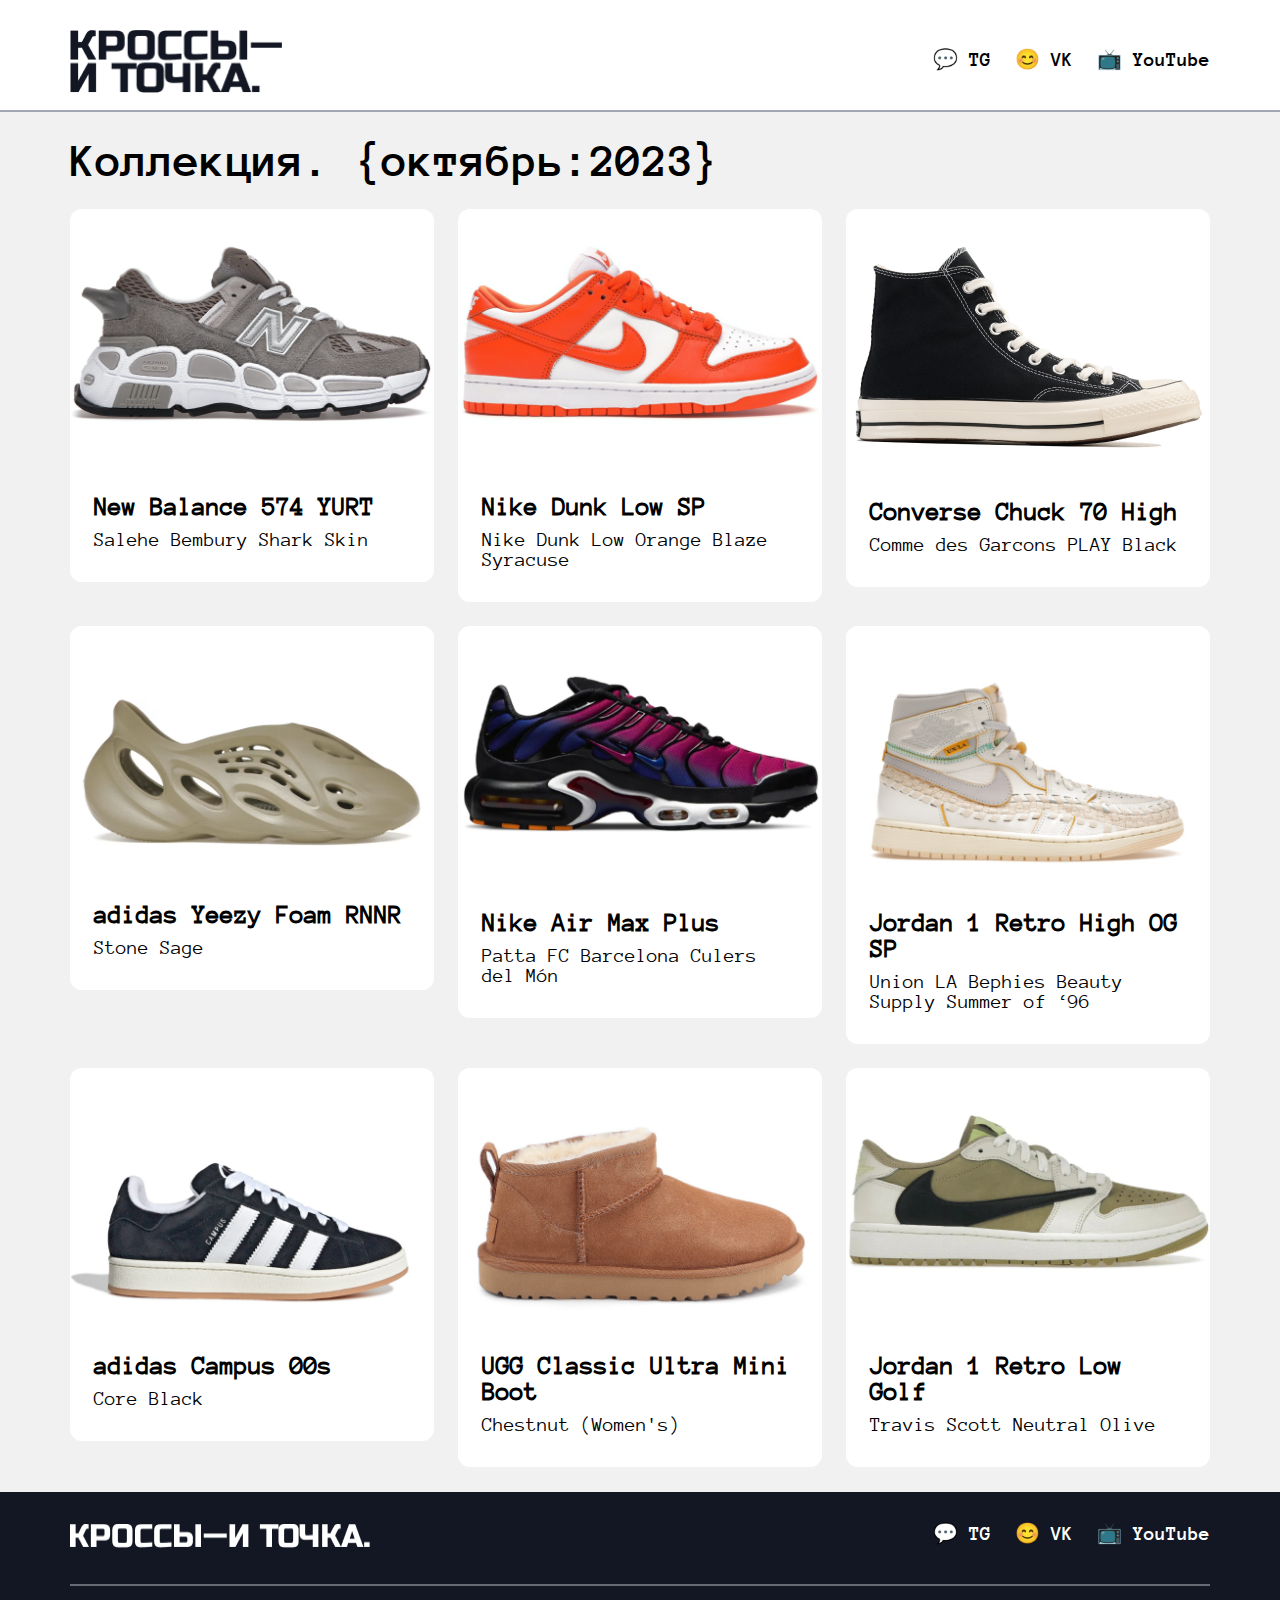
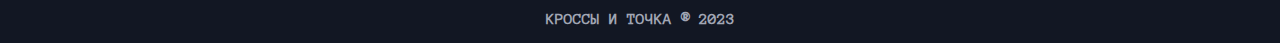
<file: index.html>
<!DOCTYPE html>
<html lang="ru">
<head>
    <meta charset="UTF-8">
    <meta name="viewport" content="width=device-width, initial-scale=1.0">
    <title>Кроссы — и точка.</title>
    <link rel="stylesheet" href="./style.css"/>
</head>
<body>
    <header class="header">
        <div class="header__container">
            <a href="#"><img src="./images/header-logo.png" alt="Кроссы - и точка." class="header__logo"></a>
            <nav>
                <ul class="header__nav">
                    <li><a href="#" class="header__link">💬 TG</a></li>
                    <li><a href="#" class="header__link">😊 VK</a></li>
                    <li><a href="#" class="header__link">📺 YouTube</a></li>
                </ul>
            </nav>
        </div>
    </header>
    <hr class="header__line"/>
    <main class="main">
        <div class="main__container">
            <h2>Коллекция. {октябрь:2023}</h2>
            <div class="content__cards">
                <a href="./new-balance-yurt.html">
                    <div class="card">
                    <img src="./images/image1.png" class="card__img">
                    <div class="description">
                        <h3>New Balance 574 YURT</h3>
                        <p>Salehe Bembury Shark Skin</p>
                    </div>
                </div>
                </a>
                <a href="./nike-dunk-low.html">
                    <div class="card">
                        <img src="./images/image2.png" class="card__img">
                        <div class="description">
                            <h3>Nike Dunk Low SP</h3>
                            <p>Nike Dunk Low Orange Blaze Syracuse</p>
                        </div>
                    </div>
                </a>
                <a href="./converse-chuck-high.html">
                    <div class="card">
                        <img src="./images/image3.png" class="card__img">
                        <div class="description">
                            <h3>Converse Chuck 70 High</h3>
                            <p>Comme des Garcons PLAY Black</p>
                        </div>
                    </div>
                </a>
                <div class="card">
                    <img src="./images/image4.png" class="card__img">
                    <div class="description">
                        <h3>adidas Yeezy Foam RNNR</h3>
                        <p>Stone Sage</p>
                    </div>
                </div>
                <div class="card">
                    <img src="./images/image5.png" class="card__img">
                    <div class="description">
                        <h3>Nike Air Max Plus</h3>
                        <p>Patta FC Barcelona Culers del Món</p>
                    </div>
                </div>
                <div class="card">
                    <img src="./images/image6.png" class="card__img">
                    <div class="description">
                        <h3>Jordan 1 Retro High OG SP</h3>
                        <p>Union LA Bephies Beauty Supply Summer of ‘96</p>
                    </div>
                </div>
                <div class="card">
                    <img src="./images/image7.png" class="card__img">
                    <div class="description">
                        <h3>adidas Campus 00s</h3>
                        <p>Core Black</p>
                    </div>
                </div>
                <div class="card">
                    <img src="./images/image8.png" class="card__img">
                    <div class="description">
                        <h3>UGG Classic Ultra Mini Boot</h3>
                        <p>Chestnut (Women's)</p>
                    </div>
                </div>
                <div class="card">
                    <img src="./images/image9.png" class="card__img">
                    <div class="description">
                        <h3>Jordan 1 Retro Low Golf</h3>
                        <p>Travis Scott Neutral Olive</p>
                    </div>
                </div>
            </div>
        </div>
    </main>
    <footer class="footer">
        <div class="footer__container">
            <div class="footer__content">
                <a href="#"><img src="./images/footer-logo.png" alt="Кроссы - и точка." class="footer__logo"></a>
                <nav>
                    <ul class="footer__nav">
                        <li><a href="#" class="footer__link">💬 TG</a></li>
                        <li><a href="#" class="footer__link">😊 VK</a></li>
                        <li><a href="#" class="footer__link">📺 YouTube</a></li>
                    </ul>
            </div>
                </nav>
            <hr class="footer__line"/>
            <p class="footer__text">КРОССЫ И ТОЧКА ® 2023</p>
        </div>
    </footer>
</body>
</html>
</file>
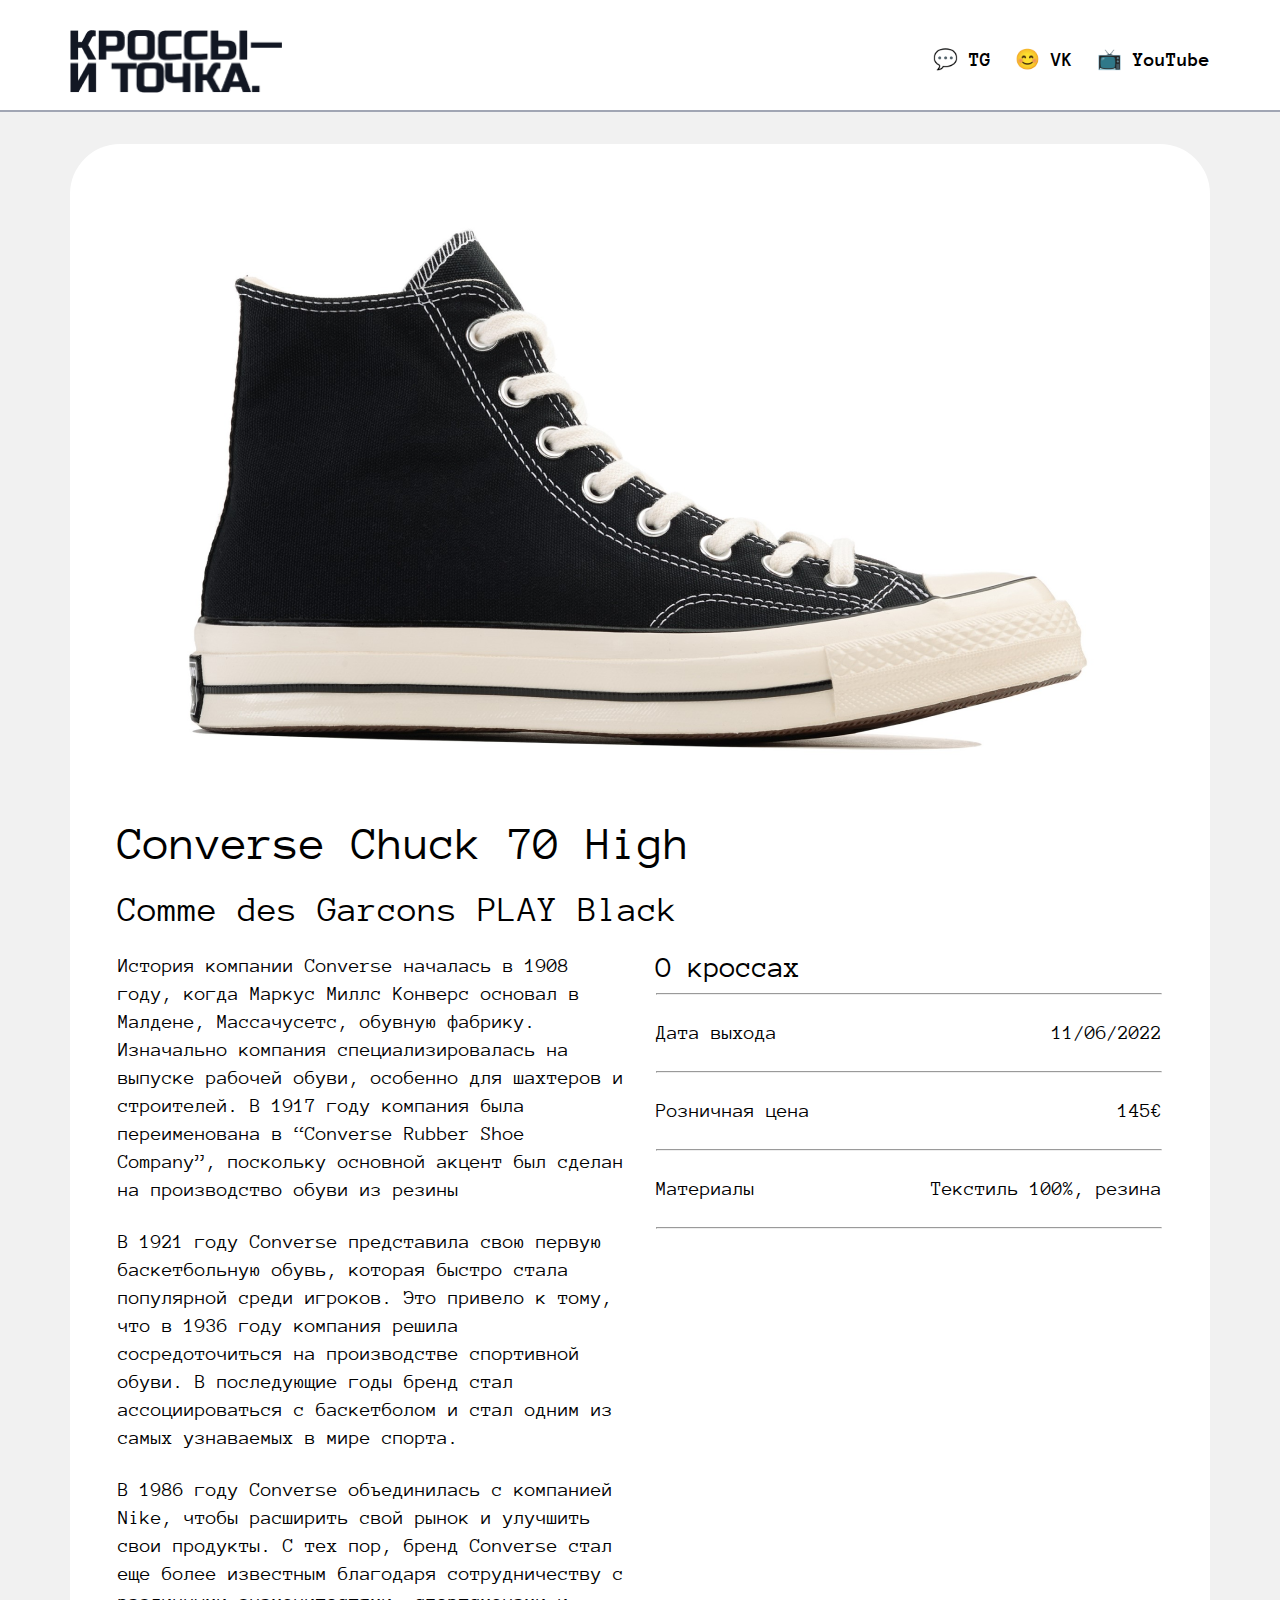
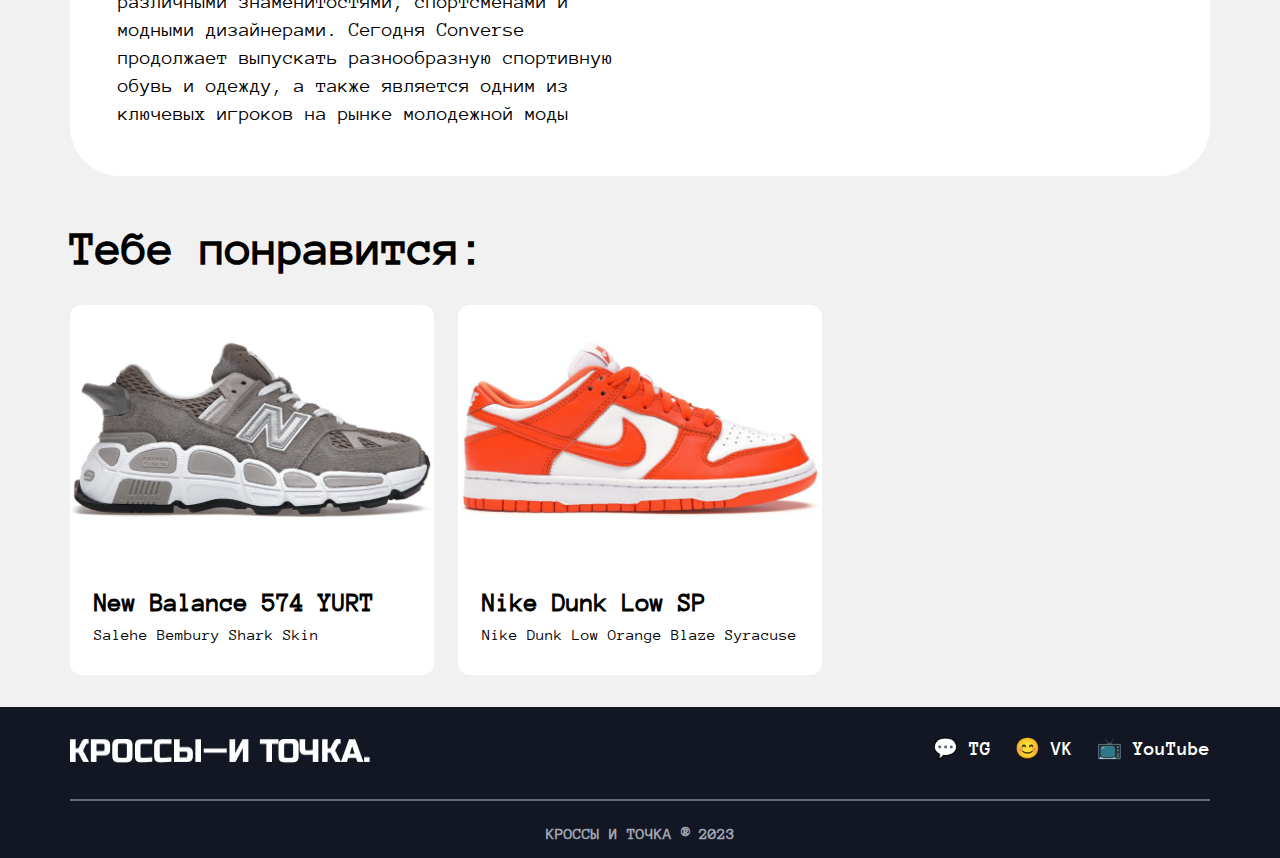
<file: converse-chuck-high.html>
<!DOCTYPE html>
<html lang="ru">
<head>
    <meta charset="UTF-8">
    <meta name="viewport" content="width=device-width, initial-scale=1.0">
    <title>Кроссы — и точка.</title>
    <link rel="stylesheet" href="./style.css"/>
</head>
<body>
    <header class="header">
        <div class="header__container">
            <a href="./index.html"><img src="./images/header-logo.png" alt="Кроссы - и точка." class="header__logo"></a>
            <nav>
                <ul class="header__nav">
                    <li><a href="#" class="header__link">💬 TG</a></li>
                    <li><a href="#" class="header__link">😊 VK</a></li>
                    <li><a href="#" class="header__link">📺 YouTube</a></li>
                </ul>
            </nav>
        </div>
    </header>
    <hr class="header__line"/>
    <main class="main">
        <div class="sneaker__container">
            <div class="sneaker">
                <div class="sneaker__info">
                    <img src="./images/sneaker-big3.png" alt="Кроссовок" class="sneaker__img">
                    <h1>Converse Chuck 70 High</h1>
                    <h2>Comme des Garcons PLAY Black</h2>
                    <div class="sneaker__box">
                        <div class="sneaker__description">
                            <p>История компании Converse началась в 1908 году, когда Маркус Миллс Конверс основал в Малдене, Массачусетс, обувную фабрику. Изначально компания специализировалась на выпуске рабочей обуви, особенно для шахтеров и строителей. В 1917 году компания была переименована в “Converse Rubber Shoe Company”, поскольку основной акцент был сделан на производство обуви из резины</p>
                            <p>В 1921 году Converse представила свою первую баскетбольную обувь, которая быстро стала популярной среди игроков. Это привело к тому, что в 1936 году компания решила сосредоточиться на производстве спортивной обуви. В последующие годы бренд стал ассоциироваться с баскетболом и стал одним из самых узнаваемых в мире спорта.</p>
                            <p>В 1986 году Converse объединилась с компанией Nike, чтобы расширить свой рынок и улучшить свои продукты. С тех пор, бренд Converse стал еще более известным благодаря сотрудничеству с различными знаменитостями, спортсменами и модными дизайнерами. Сегодня Converse продолжает выпускать разнообразную спортивную обувь и одежду, а также является одним из ключевых игроков на рынке молодежной моды</p>
                        </div>
                        <div class="sneaker__parameters">
                            <h3>О кроссах</h3>
                            <hr/>
                            <div class="sneaker__parameter">
                                <p>Дата выхода</p>
                                <p>11/06/2022</p>
                            </div>
                            <hr/>
                            <div class="sneaker__parameter">
                                <p>Розничная цена</p>
                                <p>145€</p>
                            </div>
                            <hr/>
                            <div class="sneaker__parameter">
                                <p>Материалы</p>
                                <p>Текстиль 100%, резина</p>
                            </div>
                            <hr/>
                        </div>
                    </div>
                </div>
            </div>
            <div class="sneaker__maybe">
                <h2>Тебе понравится:</h2>
                <div class="sneaker__cards">
                    <a href="./new-balance-yurt.html">
                        <div class="card">
                        <img src="./images/image1.png" class="card__img">
                        <div class="description">
                            <h3>New Balance 574 YURT</h3>
                            <p>Salehe Bembury Shark Skin</p>
                        </div>
                    </div>
                    </a>
                    <a href="./nike-dunk-low.html">
                        <div class="card">
                            <img src="./images/image2.png" class="card__img">
                            <div class="description">
                                <h3>Nike Dunk Low SP</h3>
                                <p>Nike Dunk Low Orange Blaze Syracuse</p>
                            </div>
                        </div>
                    </a>
                </div>
            </div>
        </div>
    </main>
    <footer class="footer">
        <div class="footer__container">
            <div class="footer__content">
                <a href="#"><img src="./images/footer-logo.png" alt="Кроссы - и точка." class="footer__logo"></a>
                <nav>
                    <ul class="footer__nav">
                        <li><a href="#" class="footer__link">💬 TG</a></li>
                        <li><a href="#" class="footer__link">😊 VK</a></li>
                        <li><a href="#" class="footer__link">📺 YouTube</a></li>
                    </ul>
            </div>
                </nav>
            <hr class="footer__line"/>
            <p class="footer__text">КРОССЫ И ТОЧКА ® 2023</p>
        </div>
    </footer>
</body>
</html>
</file>
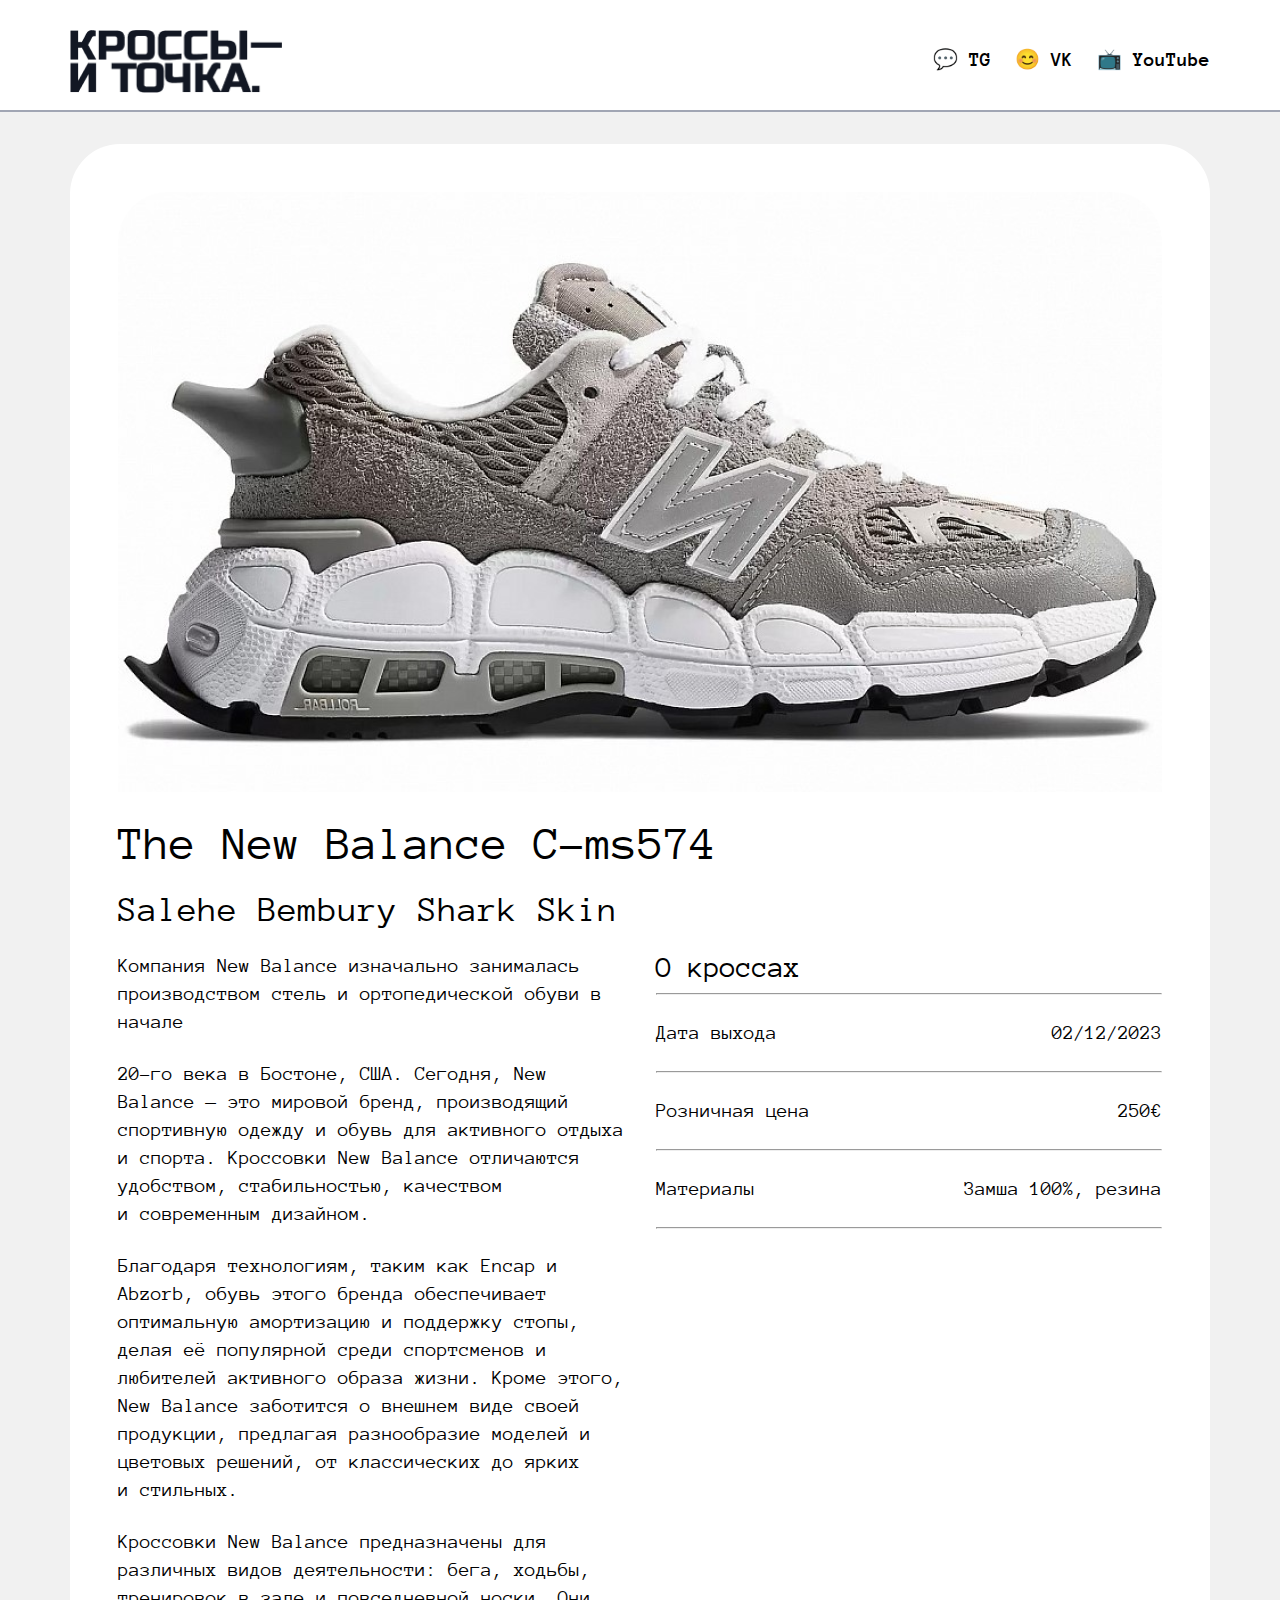
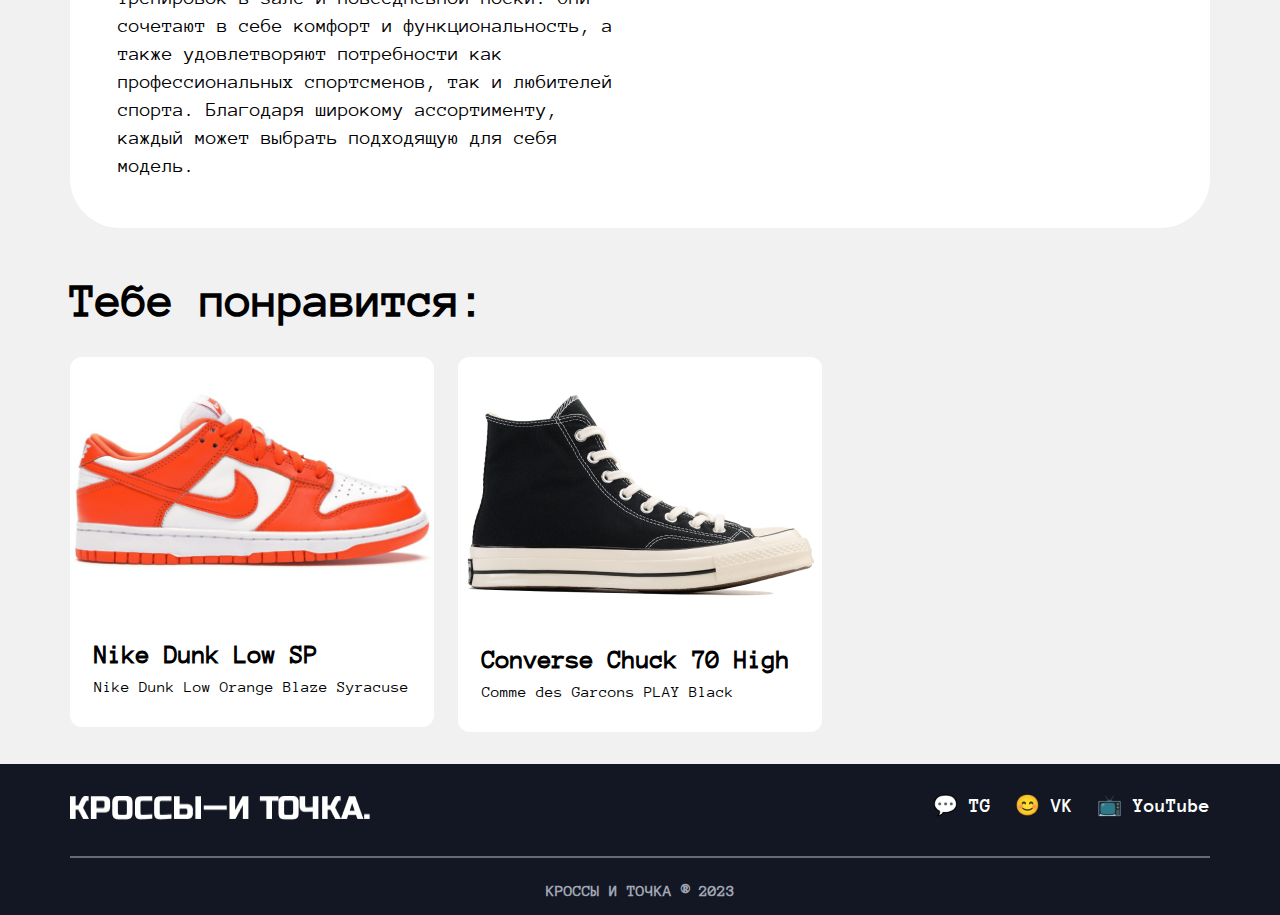
<file: new-balance-yurt.html>
<!DOCTYPE html>
<html lang="ru">
<head>
    <meta charset="UTF-8">
    <meta name="viewport" content="width=device-width, initial-scale=1.0">
    <title>Кроссы — и точка.</title>
    <link rel="stylesheet" href="./style.css"/>
</head>
<body>
    <header class="header">
        <div class="header__container">
            <a href="./index.html"><img src="./images/header-logo.png" alt="Кроссы - и точка." class="header__logo"></a>
            <nav>
                <ul class="header__nav">
                    <li><a href="#" class="header__link">💬 TG</a></li>
                    <li><a href="#" class="header__link">😊 VK</a></li>
                    <li><a href="#" class="header__link">📺 YouTube</a></li>
                </ul>
            </nav>
        </div>
    </header>
    <hr class="header__line"/>
    <main class="main">
        <div class="sneaker__container">
            <div class="sneaker">
                <div class="sneaker__info">
                    <img src="./images/sneaker-big2.png" alt="Кроссовок" class="sneaker__img">
                    <h1>The New Balance C-ms574</h1>
                    <h2>Salehe Bembury Shark Skin</h2>
                    <div class="sneaker__box">
                        <div class="sneaker__description">
                            <p>Компания New Balance изначально занималась производством стель и ортопедической обуви в начале</p>
                            <p>20-го века в Бостоне, США. Сегодня, New Balance — это мировой бренд, производящий спортивную одежду и обувь для активного отдыха и спорта. Кроссовки New Balance отличаются удобством, стабильностью, качеством и современным дизайном.</p>
                            <p>Благодаря технологиям, таким как Encap и Abzorb, обувь этого бренда обеспечивает оптимальную амортизацию и поддержку стопы, делая её популярной среди спортсменов и любителей активного образа жизни. Кроме этого, New Balance заботится о внешнем виде своей продукции, предлагая разнообразие моделей и цветовых решений, от классических до ярких и стильных.</p>
                            <p>Кроссовки New Balance предназначены для различных видов деятельности: бега, ходьбы, тренировок в зале и повседневной носки. Они сочетают в себе комфорт и функциональность, а также удовлетворяют потребности как профессиональных спортсменов, так и любителей спорта. Благодаря широкому ассортименту, каждый может выбрать подходящую для себя модель.</p>
                        </div>
                        <div class="sneaker__parameters">
                            <h3>О кроссах</h3>
                            <hr/>
                            <div class="sneaker__parameter">
                                <p>Дата выхода</p>
                                <p>02/12/2023</p>
                            </div>
                            <hr/>
                            <div class="sneaker__parameter">
                                <p>Розничная цена</p>
                                <p>250€</p>
                            </div>
                            <hr/>
                            <div class="sneaker__parameter">
                                <p>Материалы</p>
                                <p>Замша 100%, резина</p>
                            </div>
                            <hr/>
                        </div>
                    </div>
                </div>
            </div>
            <div class="sneaker__maybe">
                <h2>Тебе понравится:</h2>
                <div class="sneaker__cards">
                    <a href="./nike-dunk-low.html">
                        <div class="card">
                            <img src="./images/image2.png" class="card__img">
                            <div class="description">
                                <h3>Nike Dunk Low SP</h3>
                                <p>Nike Dunk Low Orange Blaze Syracuse</p>
                            </div>
                        </div>
                    </a>
                    <a href="./converse-chuck-high.html">
                        <div class="card">
                            <img src="./images/image3.png" class="card__img">
                            <div class="description">
                                <h3>Converse Chuck 70 High</h3>
                                <p>Comme des Garcons PLAY Black</p>
                            </div>
                        </div>
                    </a>
                </div>
            </div>
        </div>
    </main>
    <footer class="footer">
        <div class="footer__container">
            <div class="footer__content">
                <a href="#"><img src="./images/footer-logo.png" alt="Кроссы - и точка." class="footer__logo"></a>
                <nav>
                    <ul class="footer__nav">
                        <li><a href="#" class="footer__link">💬 TG</a></li>
                        <li><a href="#" class="footer__link">😊 VK</a></li>
                        <li><a href="#" class="footer__link">📺 YouTube</a></li>
                    </ul>
            </div>
                </nav>
            <hr class="footer__line"/>
            <p class="footer__text">КРОССЫ И ТОЧКА ® 2023</p>
        </div>
    </footer>
</body>
</html>
</file>
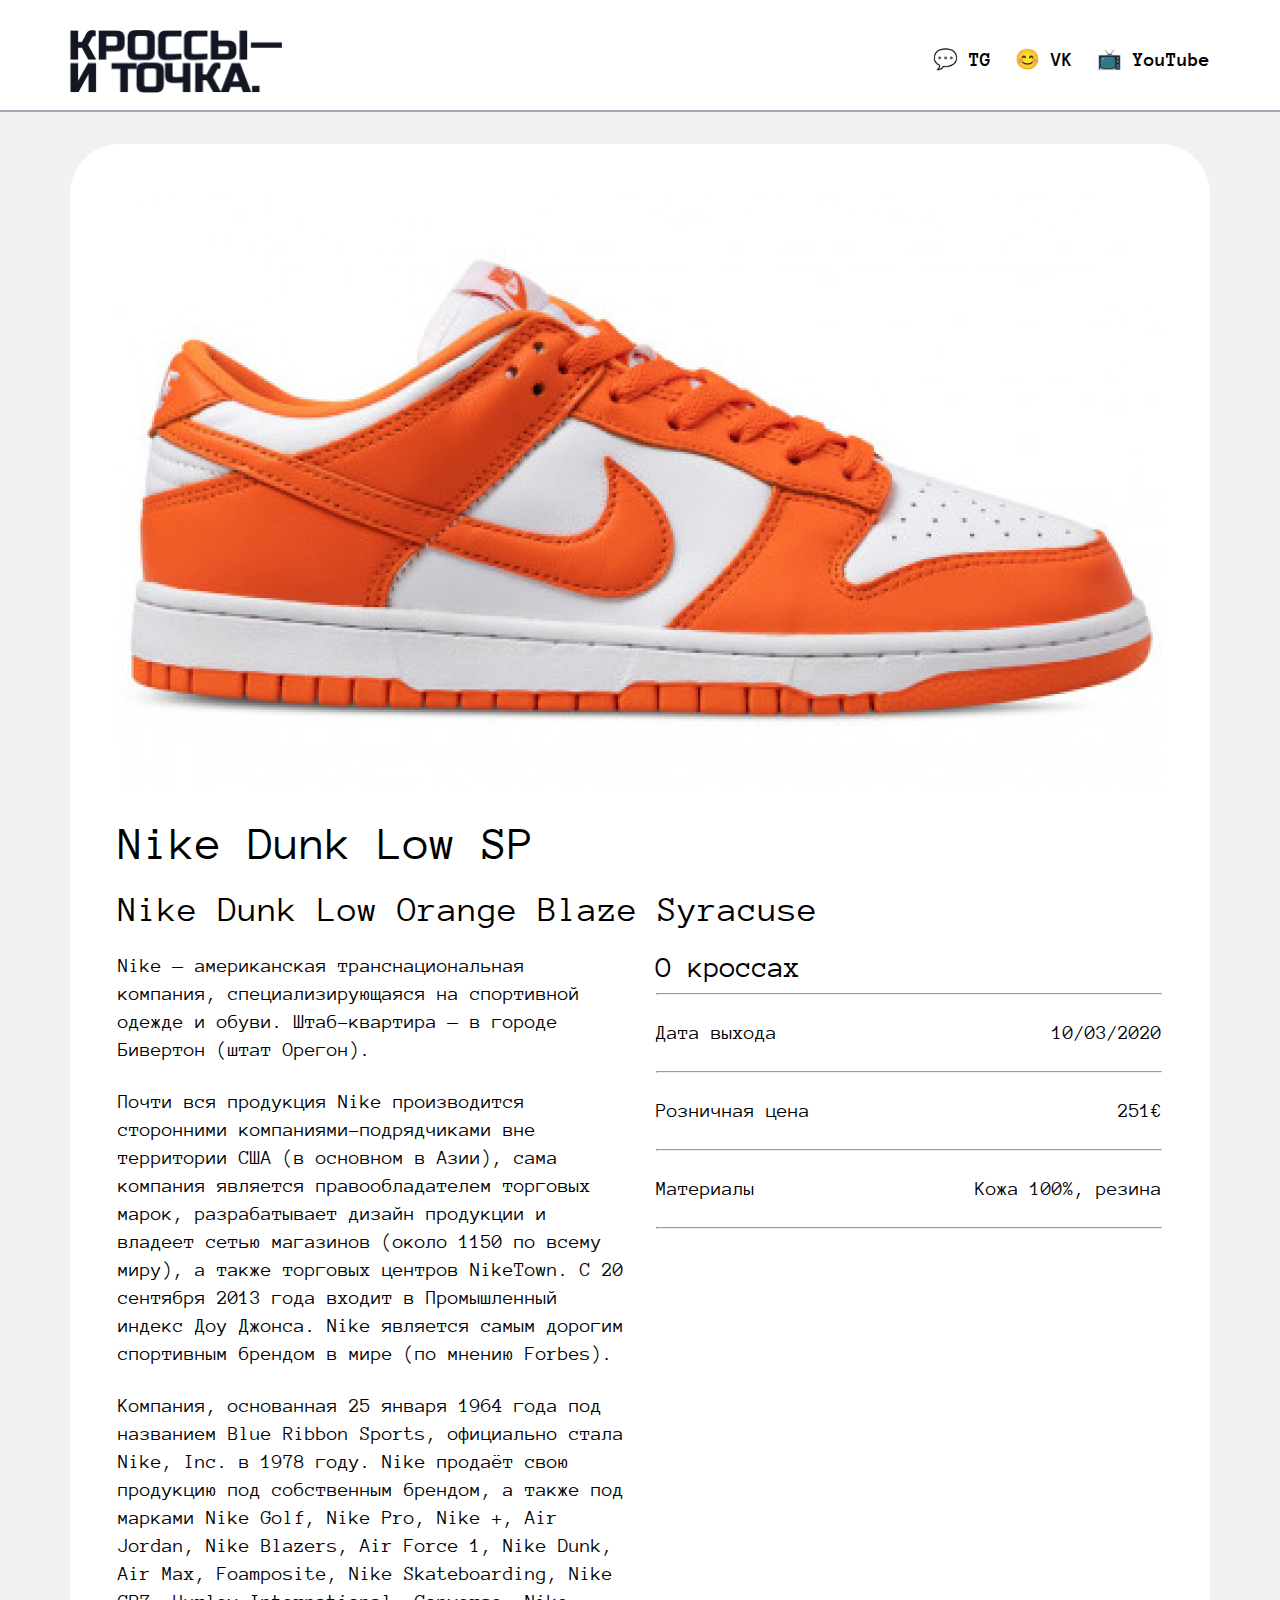
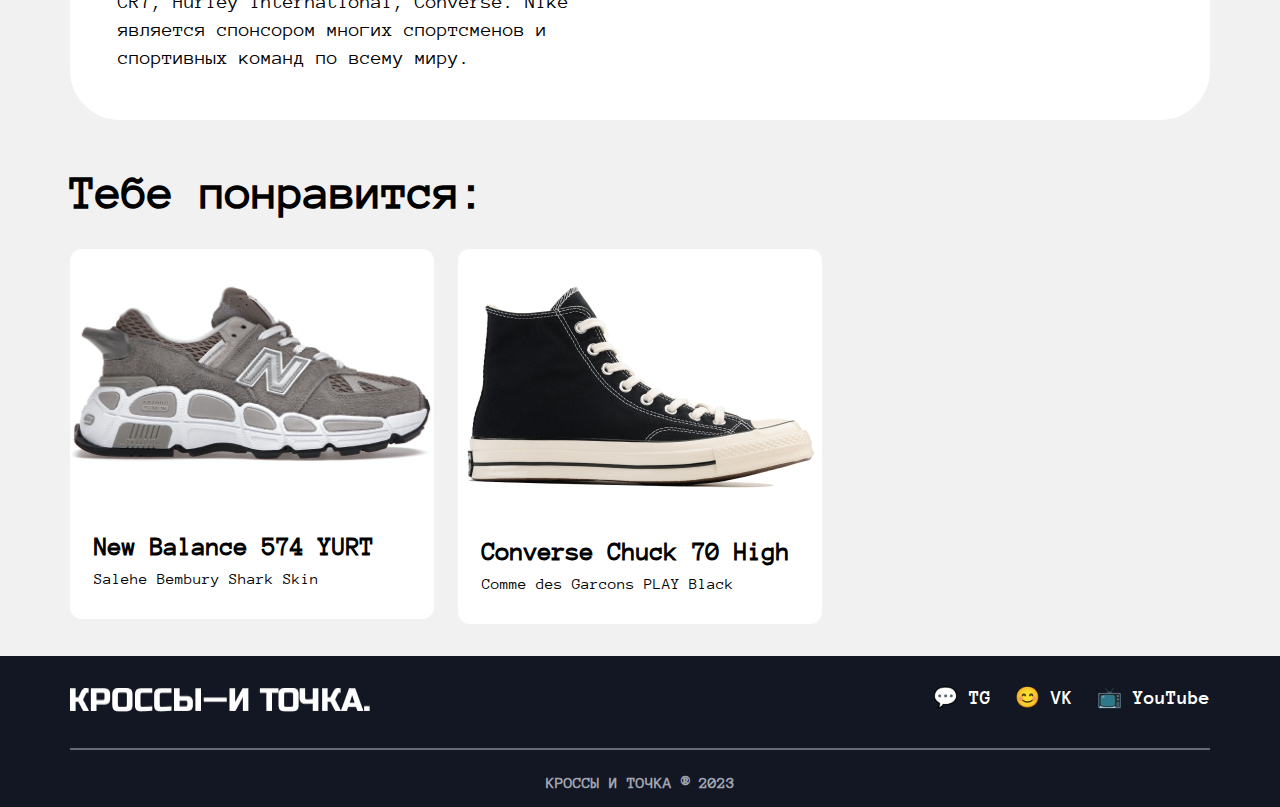
<file: nike-dunk-low.html>
<!DOCTYPE html>
<html lang="ru">
<head>
    <meta charset="UTF-8">
    <meta name="viewport" content="width=device-width, initial-scale=1.0">
    <title>Кроссы — и точка.</title>
    <link rel="stylesheet" href="./style.css"/>
</head>
<body>
    <header class="header">
        <div class="header__container">
            <a href="./index.html"><img src="./images/header-logo.png" alt="Кроссы - и точка." class="header__logo"></a>
            <nav>
                <ul class="header__nav">
                    <li><a href="#" class="header__link">💬 TG</a></li>
                    <li><a href="#" class="header__link">😊 VK</a></li>
                    <li><a href="#" class="header__link">📺 YouTube</a></li>
                </ul>
            </nav>
        </div>
    </header>
    <hr class="header__line"/>
    <main class="main">
        <div class="sneaker__container">
            <div class="sneaker">
                <div class="sneaker__info">
                    <img src="./images/sneaker-big1.png" alt="Кроссовок" class="sneaker__img">
                    <h1>Nike Dunk Low SP</h1>
                    <h2>Nike Dunk Low Orange Blaze Syracuse</h2>
                    <div class="sneaker__box">
                        <div class="sneaker__description">
                            <p>Nike — американская транснациональная компания, специализирующаяся на спортивной одежде и обуви. Штаб-квартира — в городе Бивертон (штат Орегон).</p>
                            <p>Почти вся продукция Nike производится сторонними компаниями-подрядчиками вне территории США (в основном в Азии), сама компания является правообладателем торговых марок, разрабатывает дизайн продукции и владеет сетью магазинов (около 1150 по всему миру), а также торговых центров NikeTown. С 20 сентября 2013 года входит в Промышленный индекс Доу Джонса. Nike является самым дорогим спортивным брендом в мире (по мнению Forbes).</p>
                            <p>Компания, основанная 25 января 1964 года под названием Blue Ribbon Sports, официально стала Nike, Inc. в 1978 году. Nike продаёт свою продукцию под собственным брендом, а также под марками Nike Golf, Nike Pro, Nike +, Air Jordan, Nike Blazers, Air Force 1, Nike Dunk, Air Max, Foamposite, Nike Skateboarding, Nike CR7, Hurley International, Converse. Nike является спонсором многих спортсменов и спортивных команд по всему миру.</p>
                        </div>
                        <div class="sneaker__parameters">
                            <h3>О кроссах</h3>
                            <hr/>
                            <div class="sneaker__parameter">
                                <p>Дата выхода</p>
                                <p>10/03/2020</p>
                            </div>
                            <hr/>
                            <div class="sneaker__parameter">
                                <p>Розничная цена</p>
                                <p>251€</p>
                            </div>
                            <hr/>
                            <div class="sneaker__parameter">
                                <p>Материалы</p>
                                <p>Кожа 100%, резина</p>
                            </div>
                            <hr/>
                        </div>
                    </div>
                </div>
            </div>
            <div class="sneaker__maybe">
                <h2>Тебе понравится:</h2>
                <div class="sneaker__cards">
                    <a href="./new-balance-yurt.html">
                        <div class="card">
                        <img src="./images/image1.png" class="card__img">
                        <div class="description">
                            <h3>New Balance 574 YURT</h3>
                            <p>Salehe Bembury Shark Skin</p>
                        </div>
                    </div>
                    </a>
                    <a href="./converse-chuck-high.html">
                        <div class="card">
                            <img src="./images/image3.png" class="card__img">
                            <div class="description">
                                <h3>Converse Chuck 70 High</h3>
                                <p>Comme des Garcons PLAY Black</p>
                            </div>
                        </div>
                    </a>
                </div>
            </div>
        </div>
    </main>
    <footer class="footer">
        <div class="footer__container">
            <div class="footer__content">
                <a href="#"><img src="./images/footer-logo.png" alt="Кроссы - и точка." class="footer__logo"></a>
                <nav>
                    <ul class="footer__nav">
                        <li><a href="#" class="footer__link">💬 TG</a></li>
                        <li><a href="#" class="footer__link">😊 VK</a></li>
                        <li><a href="#" class="footer__link">📺 YouTube</a></li>
                    </ul>
            </div>
                </nav>
            <hr class="footer__line"/>
            <p class="footer__text">КРОССЫ И ТОЧКА ® 2023</p>
        </div>
    </footer>
</body>
</html>
</file>
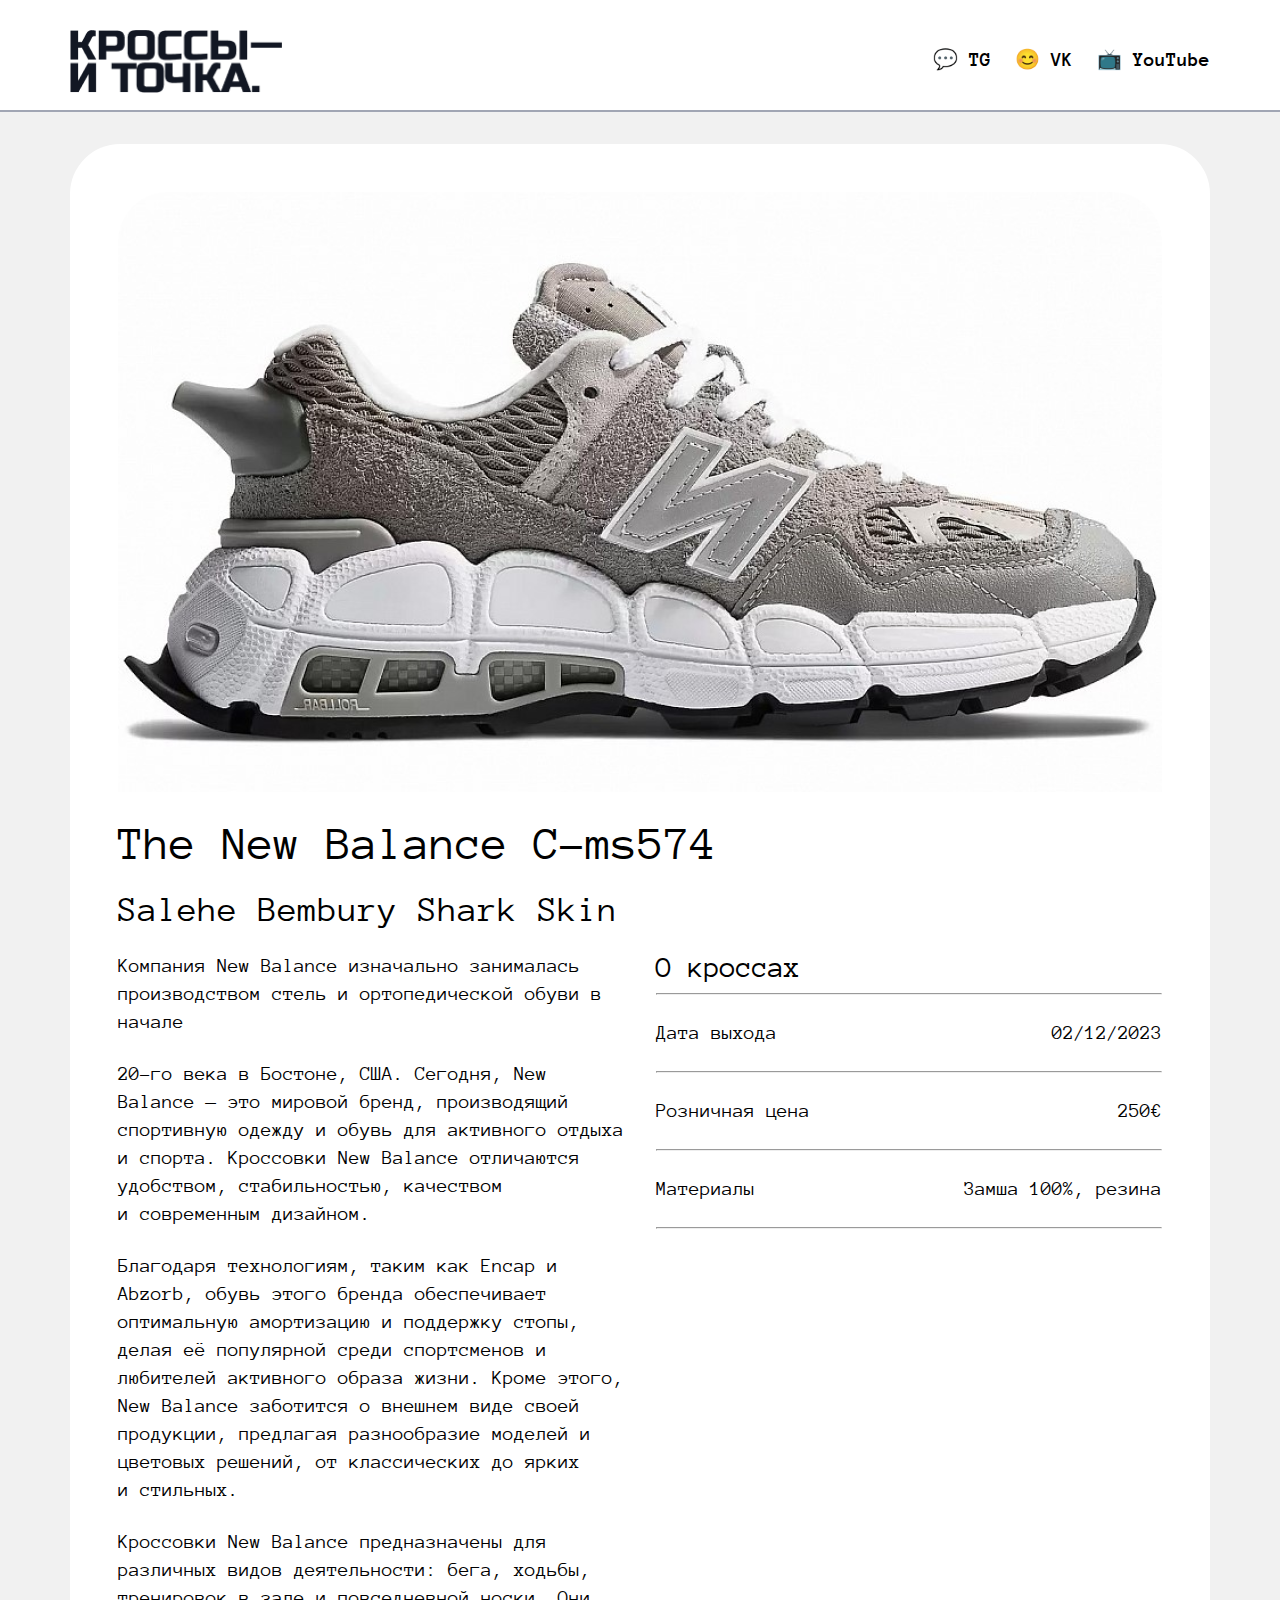
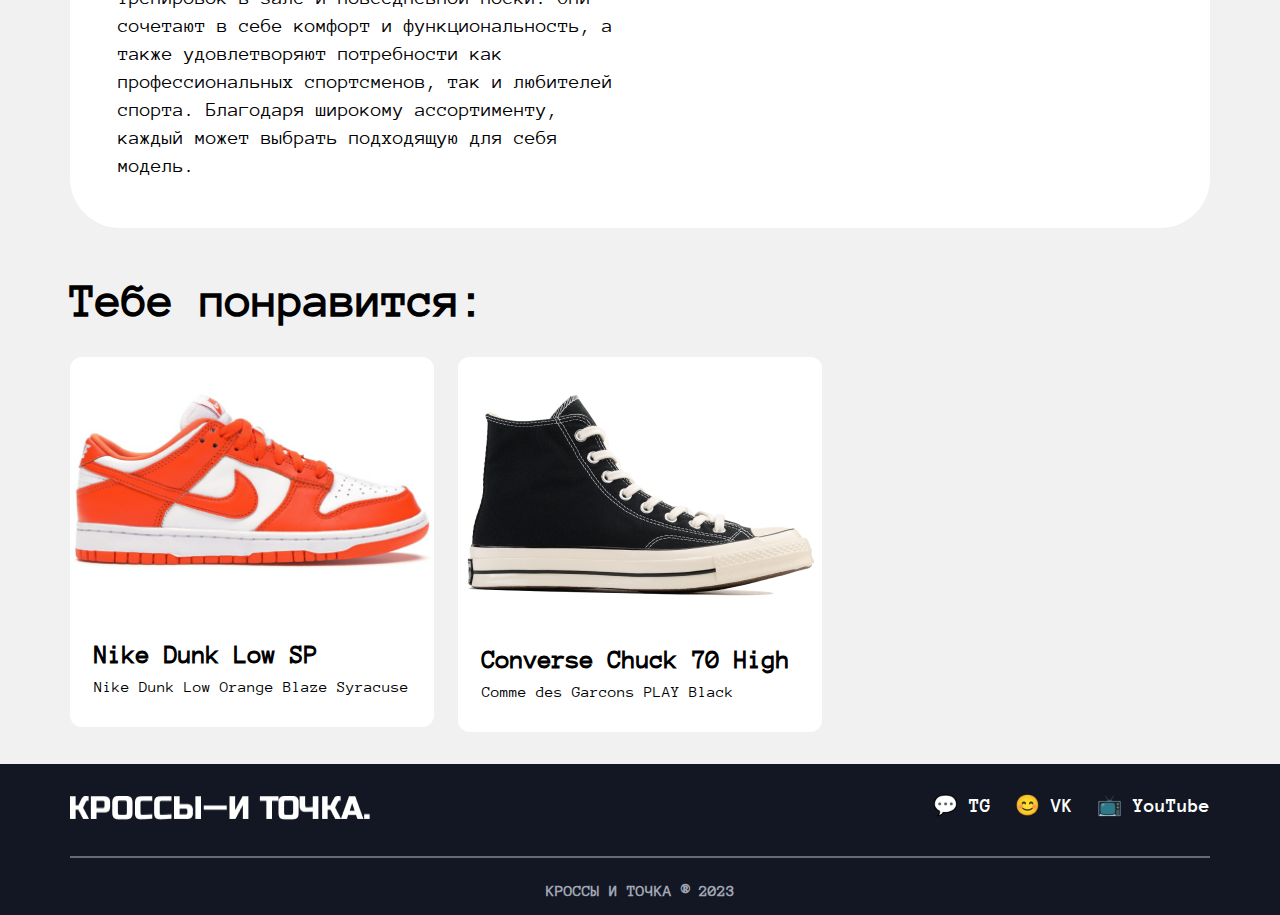
<file: page2.html>
<!DOCTYPE html>
<html lang="ru">
<head>
    <meta charset="UTF-8">
    <meta name="viewport" content="width=device-width, initial-scale=1.0">
    <title>Кроссы — и точка.</title>
    <link rel="stylesheet" href="./style.css"/>
</head>
<body>
    <header class="header">
        <div class="header__container">
            <a href="./index.html"><img src="./images/header-logo.png" alt="Кроссы - и точка." class="header__logo"></a>
            <nav>
                <ul class="header__nav">
                    <li><a href="#" class="header__link">💬 TG</a></li>
                    <li><a href="#" class="header__link">😊 VK</a></li>
                    <li><a href="#" class="header__link">📺 YouTube</a></li>
                </ul>
            </nav>
        </div>
    </header>
    <hr class="header__line"/>
    <main class="main">
        <div class="sneaker__container">
            <div class="sneaker">
                <div class="sneaker__info">
                    <img src="./images/sneaker-big2.png" alt="Кроссовок" class="sneaker__img">
                    <h1>The New Balance C-ms574</h1>
                    <h2>Salehe Bembury Shark Skin</h2>
                    <div class="sneaker__box">
                        <div class="sneaker__description">
                            <p>Компания New Balance изначально занималась производством стель и ортопедической обуви в начале</p>
                            <p>20-го века в Бостоне, США. Сегодня, New Balance — это мировой бренд, производящий спортивную одежду и обувь для активного отдыха и спорта. Кроссовки New Balance отличаются удобством, стабильностью, качеством и современным дизайном.</p>
                            <p>Благодаря технологиям, таким как Encap и Abzorb, обувь этого бренда обеспечивает оптимальную амортизацию и поддержку стопы, делая её популярной среди спортсменов и любителей активного образа жизни. Кроме этого, New Balance заботится о внешнем виде своей продукции, предлагая разнообразие моделей и цветовых решений, от классических до ярких и стильных.</p>
                            <p>Кроссовки New Balance предназначены для различных видов деятельности: бега, ходьбы, тренировок в зале и повседневной носки. Они сочетают в себе комфорт и функциональность, а также удовлетворяют потребности как профессиональных спортсменов, так и любителей спорта. Благодаря широкому ассортименту, каждый может выбрать подходящую для себя модель.</p>
                        </div>
                        <div class="sneaker__parameters">
                            <h3>О кроссах</h3>
                            <hr/>
                            <div class="sneaker__parameter">
                                <p>Дата выхода</p>
                                <p>02/12/2023</p>
                            </div>
                            <hr/>
                            <div class="sneaker__parameter">
                                <p>Розничная цена</p>
                                <p>250€</p>
                            </div>
                            <hr/>
                            <div class="sneaker__parameter">
                                <p>Материалы</p>
                                <p>Замша 100%, резина</p>
                            </div>
                            <hr/>
                        </div>
                    </div>
                </div>
            </div>
            <div class="sneaker__maybe">
                <h2>Тебе понравится:</h2>
                <div class="sneaker__cards">
                    <a href="./page1.html">
                        <div class="card">
                            <img src="./images/image2.png" class="card__img">
                            <div class="description">
                                <h3>Nike Dunk Low SP</h3>
                                <p>Nike Dunk Low Orange Blaze Syracuse</p>
                            </div>
                        </div>
                    </a>
                    <a href="./page3.html">
                        <div class="card">
                            <img src="./images/image3.png" class="card__img">
                            <div class="description">
                                <h3>Converse Chuck 70 High</h3>
                                <p>Comme des Garcons PLAY Black</p>
                            </div>
                        </div>
                    </a>
                </div>
            </div>
        </div>
    </main>
    <footer class="footer">
        <div class="footer__container">
            <div class="footer__content">
                <a href="#"><img src="./images/footer-logo.png" alt="Кроссы - и точка." class="footer__logo"></a>
                <nav>
                    <ul class="footer__nav">
                        <li><a href="#" class="footer__link">💬 TG</a></li>
                        <li><a href="#" class="footer__link">😊 VK</a></li>
                        <li><a href="#" class="footer__link">📺 YouTube</a></li>
                    </ul>
            </div>
                </nav>
            <hr class="footer__line"/>
            <p class="footer__text">КРОССЫ И ТОЧКА ® 2023</p>
        </div>
    </footer>
</body>
</html>
</file>
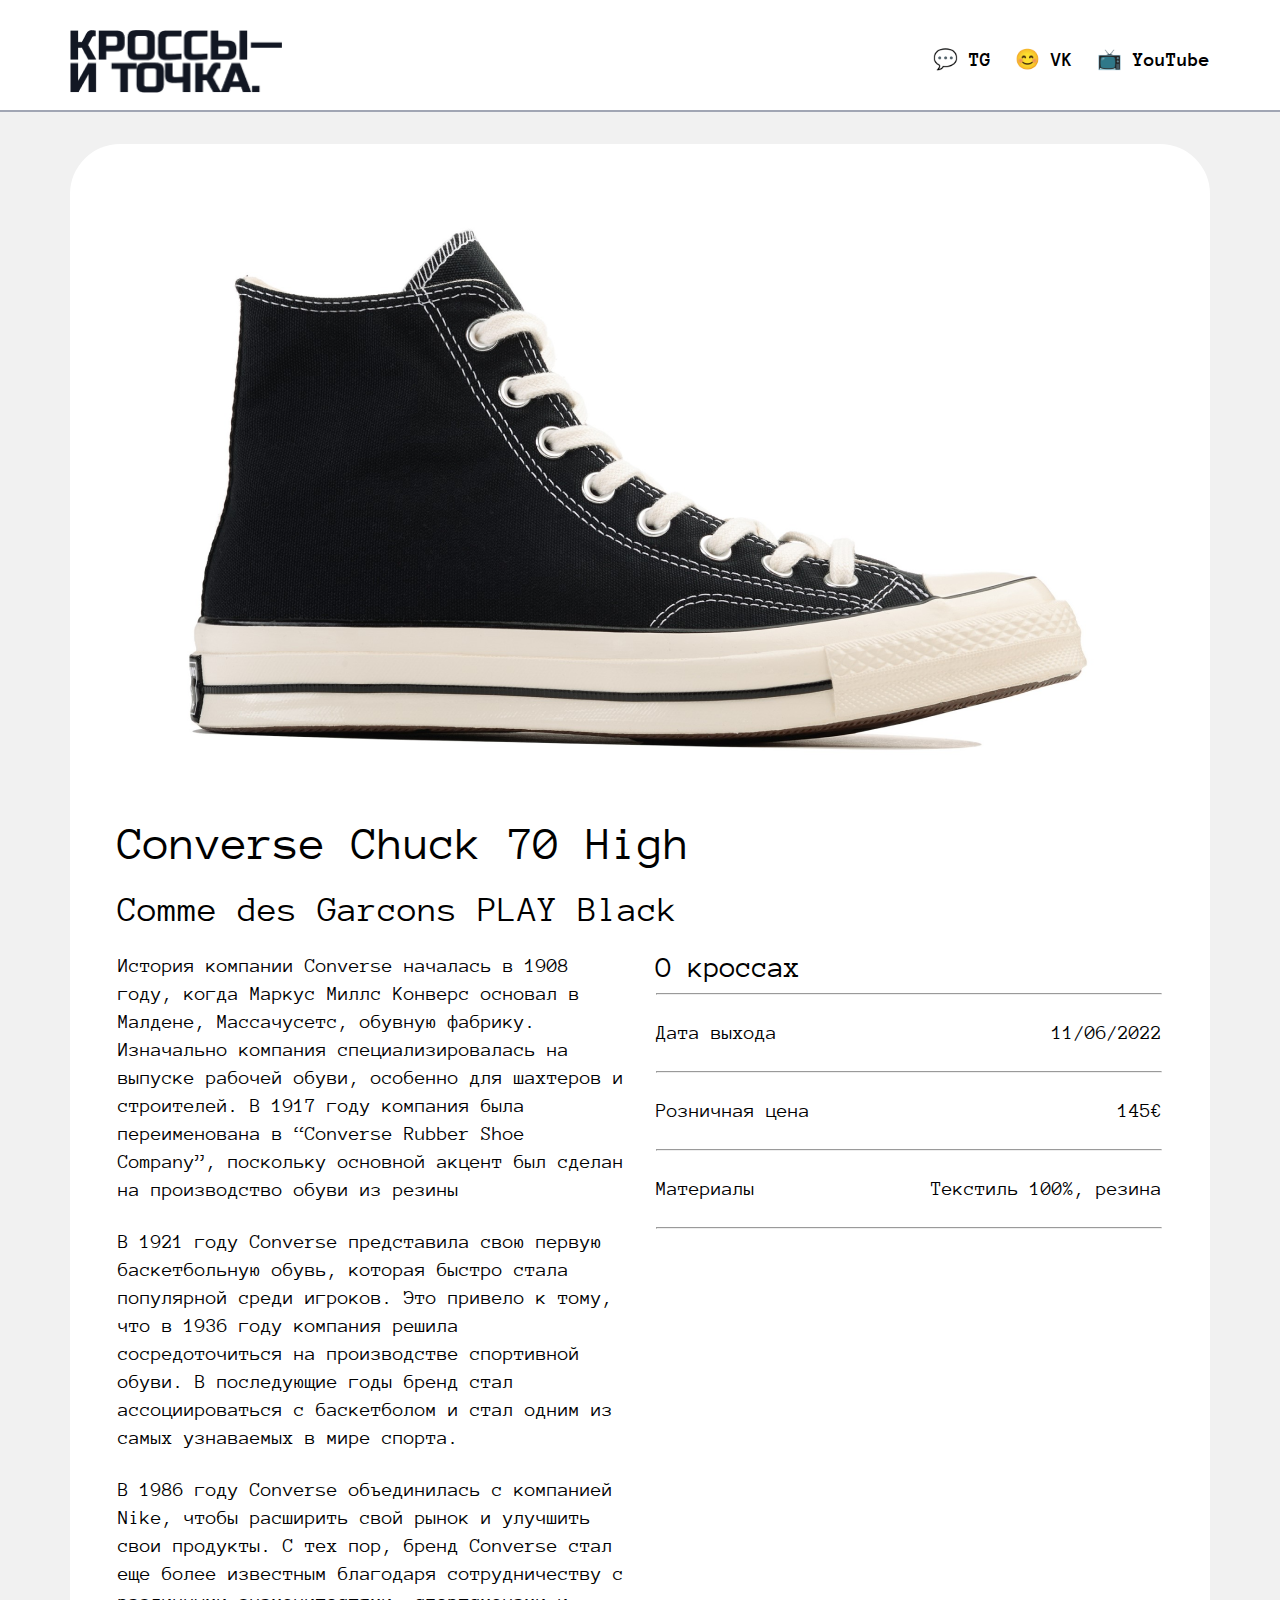
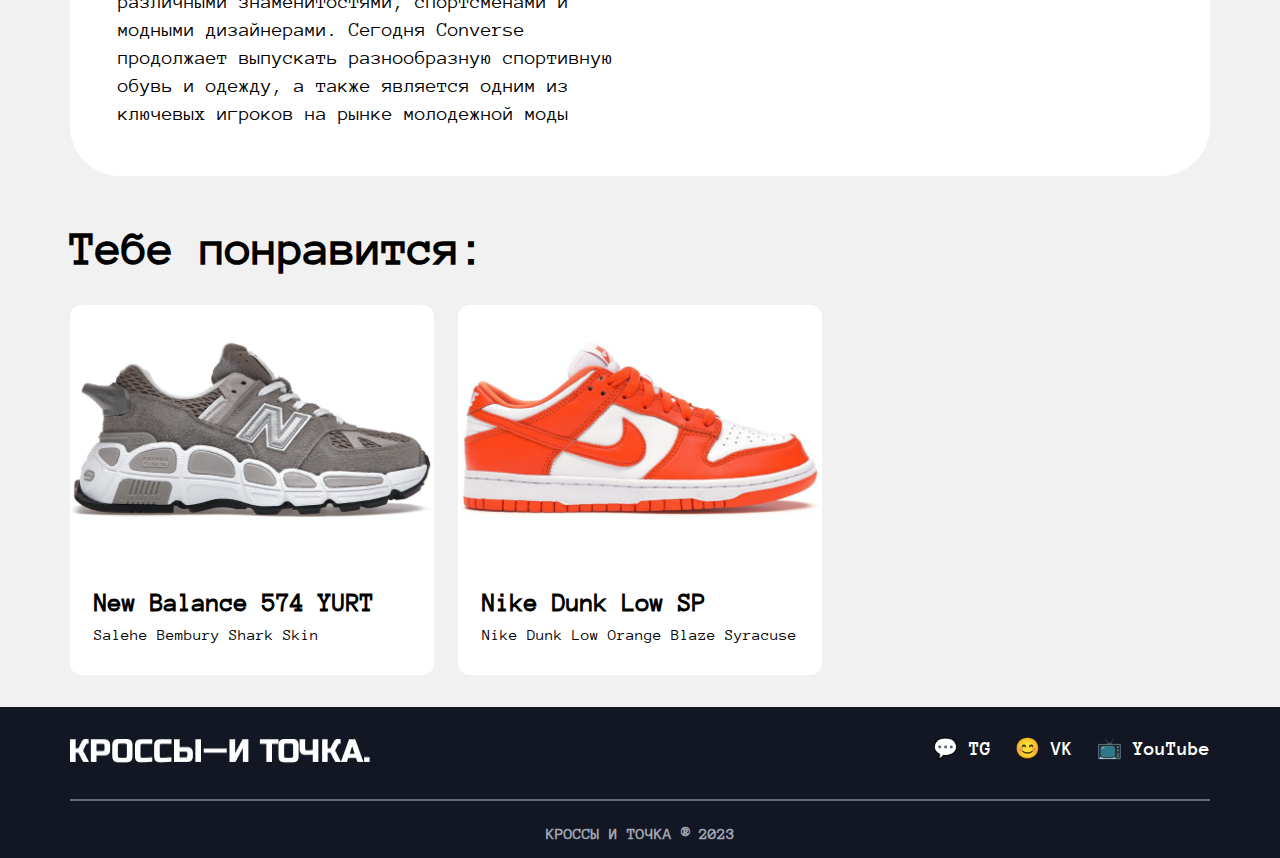
<file: page3.html>
<!DOCTYPE html>
<html lang="ru">
<head>
    <meta charset="UTF-8">
    <meta name="viewport" content="width=device-width, initial-scale=1.0">
    <title>Кроссы — и точка.</title>
    <link rel="stylesheet" href="./style.css"/>
</head>
<body>
    <header class="header">
        <div class="header__container">
            <a href="./index.html"><img src="./images/header-logo.png" alt="Кроссы - и точка." class="header__logo"></a>
            <nav>
                <ul class="header__nav">
                    <li><a href="#" class="header__link">💬 TG</a></li>
                    <li><a href="#" class="header__link">😊 VK</a></li>
                    <li><a href="#" class="header__link">📺 YouTube</a></li>
                </ul>
            </nav>
        </div>
    </header>
    <hr class="header__line"/>
    <main class="main">
        <div class="sneaker__container">
            <div class="sneaker">
                <div class="sneaker__info">
                    <img src="./images/sneaker-big3.png" alt="Кроссовок" class="sneaker__img">
                    <h1>Converse Chuck 70 High</h1>
                    <h2>Comme des Garcons PLAY Black</h2>
                    <div class="sneaker__box">
                        <div class="sneaker__description">
                            <p>История компании Converse началась в 1908 году, когда Маркус Миллс Конверс основал в Малдене, Массачусетс, обувную фабрику. Изначально компания специализировалась на выпуске рабочей обуви, особенно для шахтеров и строителей. В 1917 году компания была переименована в “Converse Rubber Shoe Company”, поскольку основной акцент был сделан на производство обуви из резины</p>
                            <p>В 1921 году Converse представила свою первую баскетбольную обувь, которая быстро стала популярной среди игроков. Это привело к тому, что в 1936 году компания решила сосредоточиться на производстве спортивной обуви. В последующие годы бренд стал ассоциироваться с баскетболом и стал одним из самых узнаваемых в мире спорта.</p>
                            <p>В 1986 году Converse объединилась с компанией Nike, чтобы расширить свой рынок и улучшить свои продукты. С тех пор, бренд Converse стал еще более известным благодаря сотрудничеству с различными знаменитостями, спортсменами и модными дизайнерами. Сегодня Converse продолжает выпускать разнообразную спортивную обувь и одежду, а также является одним из ключевых игроков на рынке молодежной моды</p>
                        </div>
                        <div class="sneaker__parameters">
                            <h3>О кроссах</h3>
                            <hr/>
                            <div class="sneaker__parameter">
                                <p>Дата выхода</p>
                                <p>11/06/2022</p>
                            </div>
                            <hr/>
                            <div class="sneaker__parameter">
                                <p>Розничная цена</p>
                                <p>145€</p>
                            </div>
                            <hr/>
                            <div class="sneaker__parameter">
                                <p>Материалы</p>
                                <p>Текстиль 100%, резина</p>
                            </div>
                            <hr/>
                        </div>
                    </div>
                </div>
            </div>
            <div class="sneaker__maybe">
                <h2>Тебе понравится:</h2>
                <div class="sneaker__cards">
                    <a href="./page2.html">
                        <div class="card">
                        <img src="./images/image1.png" class="card__img">
                        <div class="description">
                            <h3>New Balance 574 YURT</h3>
                            <p>Salehe Bembury Shark Skin</p>
                        </div>
                    </div>
                    </a>
                    <a href="./page1.html">
                        <div class="card">
                            <img src="./images/image2.png" class="card__img">
                            <div class="description">
                                <h3>Nike Dunk Low SP</h3>
                                <p>Nike Dunk Low Orange Blaze Syracuse</p>
                            </div>
                        </div>
                    </a>
                </div>
            </div>
        </div>
    </main>
    <footer class="footer">
        <div class="footer__container">
            <div class="footer__content">
                <a href="#"><img src="./images/footer-logo.png" alt="Кроссы - и точка." class="footer__logo"></a>
                <nav>
                    <ul class="footer__nav">
                        <li><a href="#" class="footer__link">💬 TG</a></li>
                        <li><a href="#" class="footer__link">😊 VK</a></li>
                        <li><a href="#" class="footer__link">📺 YouTube</a></li>
                    </ul>
            </div>
                </nav>
            <hr class="footer__line"/>
            <p class="footer__text">КРОССЫ И ТОЧКА ® 2023</p>
        </div>
    </footer>
</body>
</html>
</file>
<file: style.css>
@font-face {
  font-family: "Anonymous Pro";
  src: url(./fonts/AnonymousPro-Regular.ttf);
}

@font-face {
  font-family: "Anonymous Pro Bold";
  src: url(./fonts/AnonymousPro-Bold.ttf);
}

* {
  margin: 0;
}

body {
  background-color: #f1f1f1;
}

.header {
  display: flex;
  justify-content: center;
  background-color: #ffffff;
  height: 110px;
}

.header__container {
  display: flex;
  justify-content: space-between;
  width: 1140px;
}

.header__link {
  color: black;
  text-decoration: none;
  font-family: "Anonymous Pro Bold";
  font-weight: 700;
  font-size: 20px;
  line-height: 20px;
}

.header__line {
  background-color: #a1a6b4;
  color: #a1a6b4;
  height: 2px;
  border: none;
}

.header__logo {
  width: 212px;
  height: 63px;
  padding-top: 30px;
}

.header__nav {
  display: flex;
  gap: 24px;
  padding-inline-start: 0;
  margin-top: 50px;
}

.main {
  display: flex;
  justify-content: center;
}

.main__container {
  display: flex;
  justify-content: center;
  flex-direction: column;
  align-items: flex-start;
  min-width: 343px;
  margin: 25px auto;
  max-width: 1140px;
  max-height: 100%;
}

.content__cards {
  display: flex;
  flex-wrap: wrap;
  justify-content: flex-start;
  width: 100%;
  gap: 24px;
  margin-top: 24px;
}

.card {
  width: 364px;
  background-color: #ffffff;
  border-radius: 12px;
  transition: 400ms ease;
  height: max-content;
}

.card__img {
  border-radius: 12px;
  width: 364px;
}

.description {
  font-family: "Anonymous Pro";
  padding: 32px 24px;
}

h3 {
  font-weight: 700;
  font-size: 26px;
  line-height: 26px;
  padding-bottom: 10px;
}

.main__container p {
  font-weight: 400;
  font-size: 20px;
  line-height: 20px;
}

.main__container h2 {
  width: 767px;
  height: 48px;
  font-family: "Anonymous Pro Bold";
  font-weight: 500;
  font-size: 48px;
  line-height: 48px;
}

.footer {
  display: flex;
  justify-content: center;
  background-color: #121723;
  height: 151px;
  max-width: 100%;
}

.footer__container {
  width: 1140px;
}

.footer__link {
  color: rgb(255, 255, 255);
  text-decoration: none;
  font-family: "Anonymous Pro Bold";
  font-weight: 700;
  font-size: 20px;
  line-height: 20px;
}

.footer__line {
  background-color: rgba(230, 232, 236, 0.4);
  color: rgba(230, 232, 236, 0.4);
  height: 2px;
  border: none;
  margin: 32px 0 24px;
}

.footer__logo {
  height: 24px;
  width: 300px;
  padding-top: 32px;
}

.footer__content {
  display: flex;
  justify-content: space-between;
}

.footer__nav {
  display: flex;
  gap: 24px;
  margin-top: 32px;
  padding: 0;
}

.footer__text {
  display: flex;
  justify-content: center;
  color: #a1a6b4;
  font-family: "Anonymous Pro";
  font-size: 16px;
  font-weight: 700;
}

li {
  list-style-type: none;
}

a {
  text-decoration: none;
  color: inherit;
  margin: 0;
}

.card:hover {
  box-shadow: 0px 4px 4px 0px rgba(0, 0, 0, 0.25);
  transform: translateY(-10px);
}

/*pages*/

.sneaker {
  margin-top: 32px;
  background-color: #ffffff;
  border-radius: 50px;
}

.sneaker__info {
  margin: 48px;
}

.sneaker__container {
  display: flex;
  flex-direction: column;
  gap: 48px;
}

.sneaker__maybe {
  margin-bottom: 32px;
}

.sneaker__cards {
  display: flex;
  flex-wrap: wrap;
  gap: 24px;
}

.sneaker__maybe h2 {
  font-family: "Anonymous Pro";
  font-size: 48px;
  font-weight: 700;
  margin-bottom: 32px;
}

.sneaker__description {
  width: 506px;
}

.sneaker__box {
  display: flex;
}

.sneaker__parameters {
  width: 506px;
  margin-left: 32px;
  margin-top: 24px;
}

.sneaker__parameter {
  display: flex;
  justify-content: space-between;
}

.sneaker h1 {
  font-family: "Anonymous Pro";
  font-size: 48px;
  font-style: normal;
  font-weight: 400;
  line-height: 100%;
  margin-top: 24px;
}

.sneaker h2 {
  font-family: "Anonymous Pro";
  font-size: 36px;
  font-style: normal;
  font-weight: 400;
  line-height: 100%;
  margin-top: 24px;
}

.sneaker h3 {
  font-family: "Anonymous Pro";
  font-size: 30px;
  font-style: normal;
  font-weight: 400;
  line-height: normal;
}

.sneaker__description p {
  font-family: "Anonymous Pro";
  font-size: 20px;
  font-style: normal;
  font-weight: 400;
  line-height: 28px;
  margin-top: 24px;
}

.sneaker__parameters p {
  font-family: "Anonymous Pro";
  font-size: 20px;
  font-style: normal;
  font-weight: 400;
  line-height: 28px;
  margin: 24px 0;
}

@media screen and (max-width: 1161px) {
  .header__container {
    width: 720px;
  }

  .main__container {
    width: 720px;
  }

  .card,
  .card__img {
    width: 348px;
  }

  .footer__container {
    width: 720px;
  }

  .sneaker {
    width: 768px;
    border-radius: 30px;
  }

  .sneaker__img {
    width: 744px;
  }

  .sneaker__info {
    margin: 24px;
  }
}

@media screen and (max-width: 768px) {
  .header {
    height: 156px;
  }

  .header__container {
    width: 375px;
    flex-direction: column;
    align-items: center;
    justify-content: flex-start;
  }

  .header__logo {
    padding-top: 24px;
    padding-bottom: 24px;
    font-weight: 700;
  }

  .header__nav {
    margin: 0;
  }

  .main__container,
  .card,
  .card__img {
    width: 343px;
  }

  .main__container h2 {
    font-size: 32px;
    line-height: 32px;
    width: 343px;
    height: 64px;
  }

  .footer__container {
    width: 375px;
  }

  .footer__line {
    margin: 24px 0 24px;
  }

  .footer {
    height: 195px;
  }

  .footer__content {
    flex-direction: column;
    align-items: center;
  }

  .sneaker {
    border-radius: 12px;
    width: 343px;
  }

  .sneaker h1 {
    font-size: 32px;
  }

  .sneaker h2 {
    font-size: 20px;
  }

  .sneaker h3 {
    font-size: 24px;
  }

  .sneaker__description p,
  .sneaker__parameters p {
    font-size: 16px;
  }

  .sneaker__info {
    margin: 24px;
  }

  .sneaker__description {
    width: 295px;
  }

  .sneaker__parameters {
    width: 295px;
    margin: 24px 0 0 0;
  }

  .sneaker__img {
    width: 295px;
  }

  .sneaker__box {
    flex-direction: column;
  }

  .sneaker__container {
    align-items: center;
  }

  .sneaker__maybe {
    width: 343px;
  }

  .sneaker__maybe h2 {
    font-size: 32px;
  }
}
</file>
